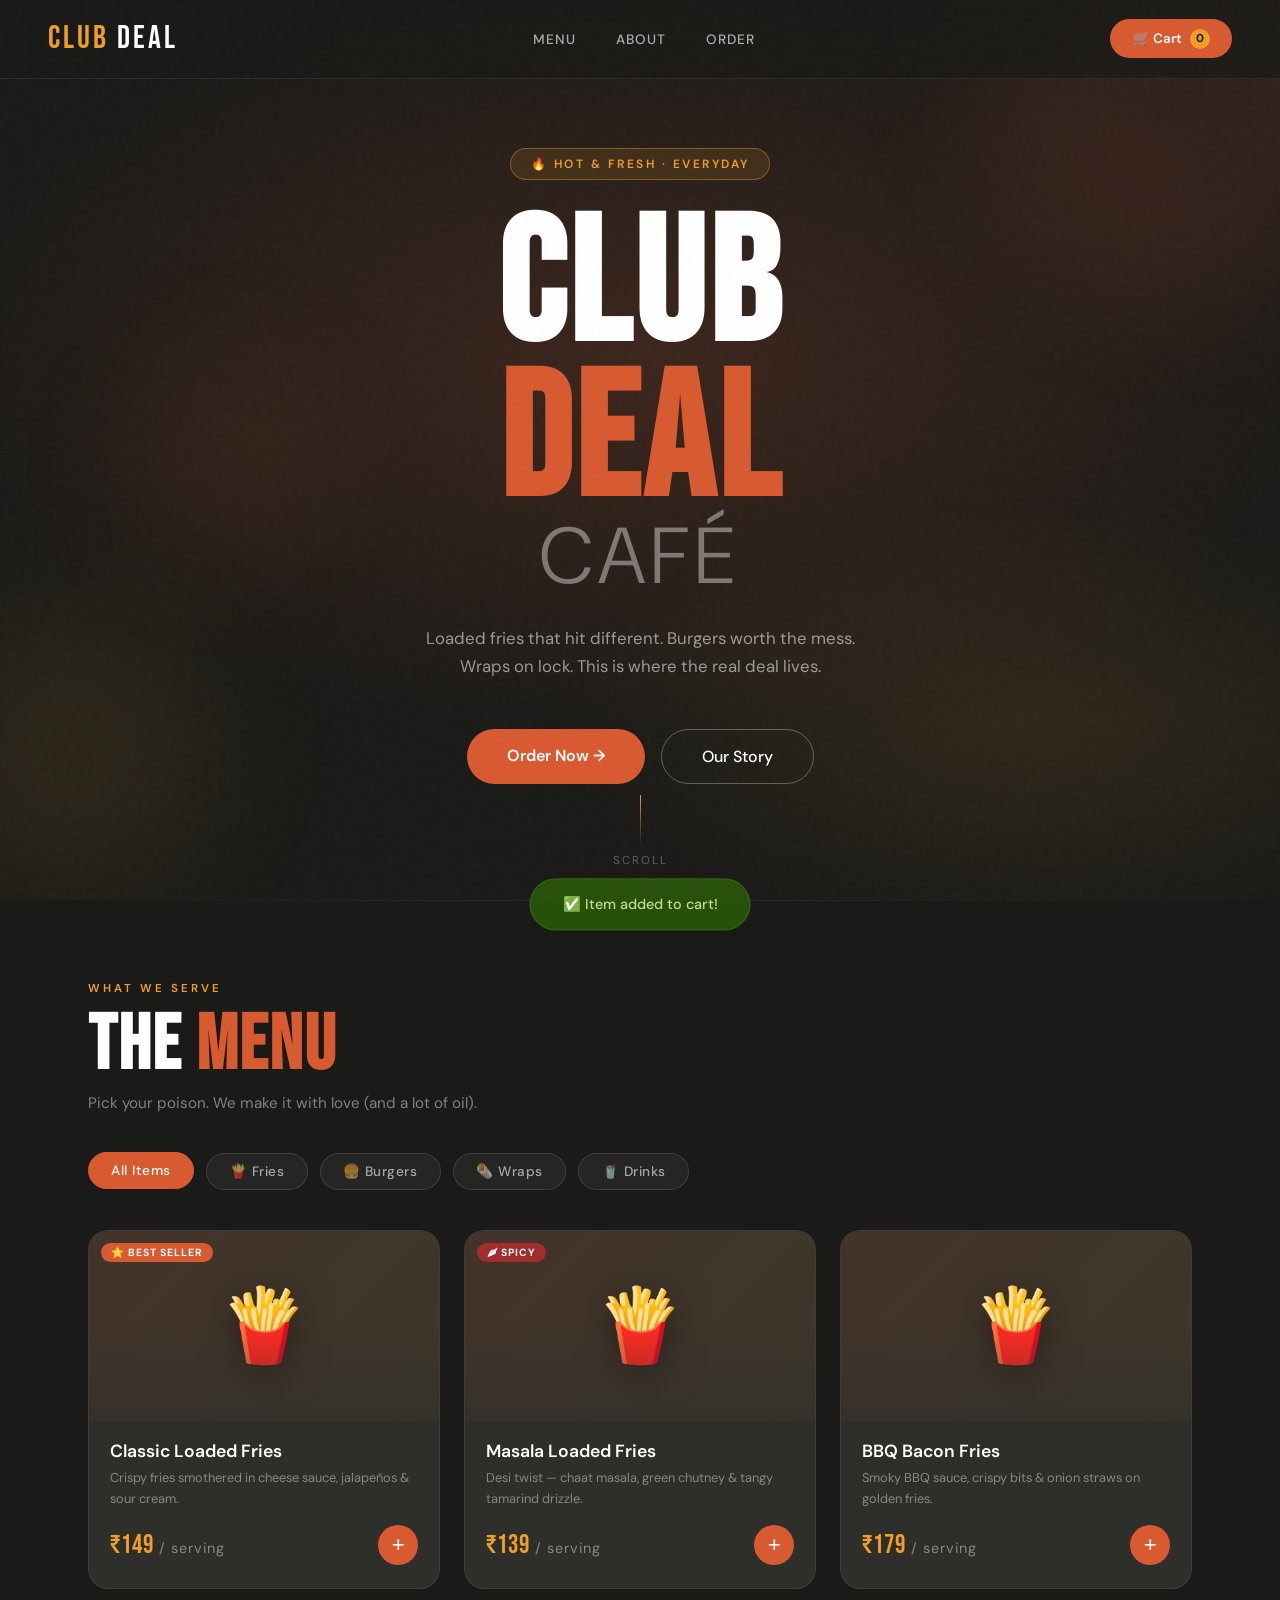
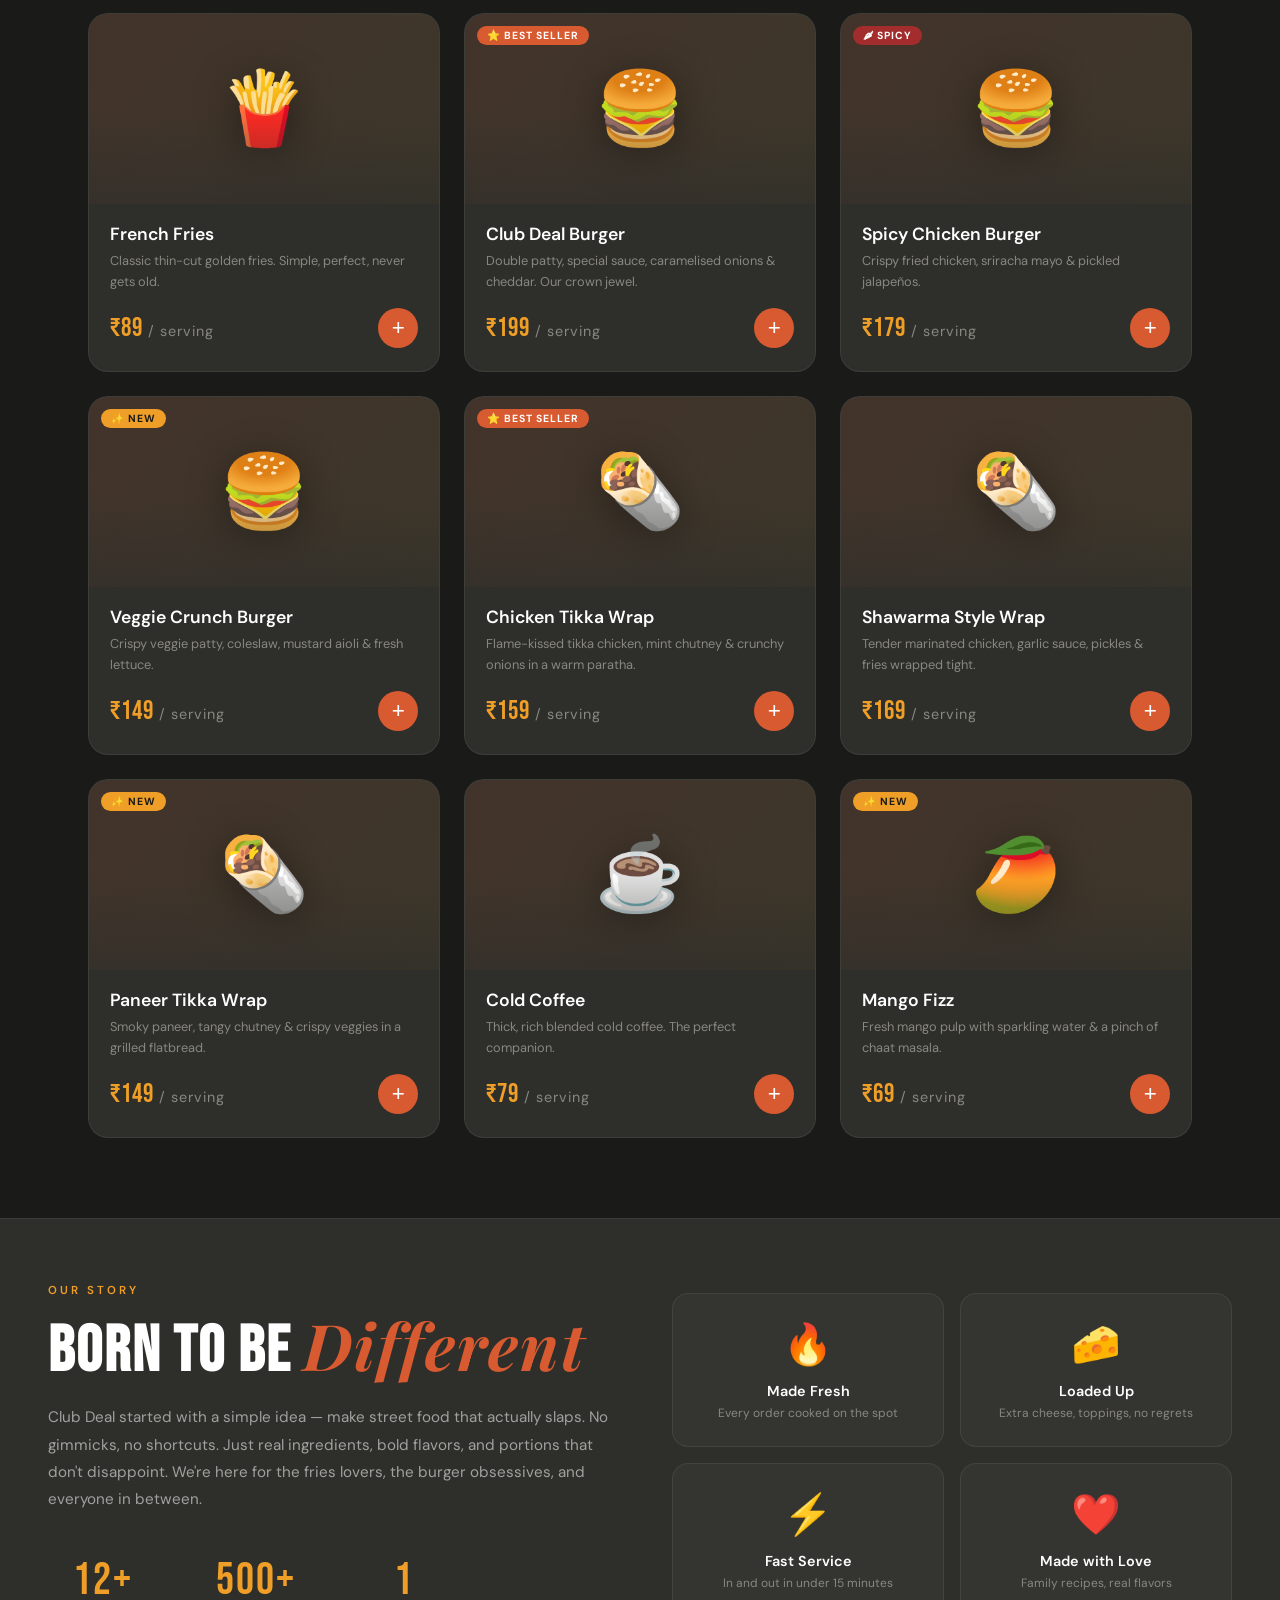
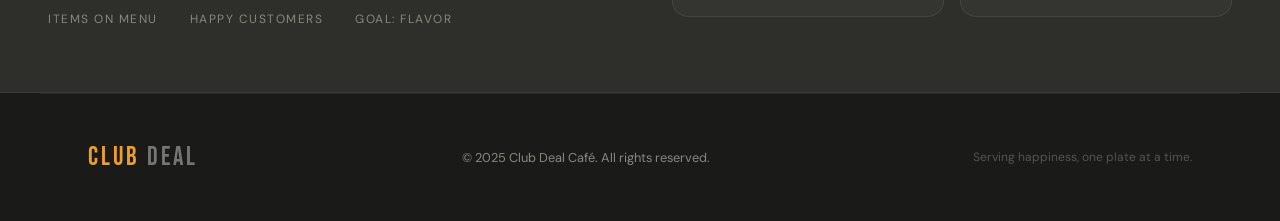
<file: web/test.html>
<!DOCTYPE html>
<html lang="en">

<head>
    <meta charset="UTF-8">
    <meta name="viewport" content="width=device-width, initial-scale=1.0">
    <title>Club Deal — Loaded & Fired Up</title>
    <link
        href="https://fonts.googleapis.com/css2?family=Bebas+Neue&family=DM+Sans:wght@300;400;500;600&family=Playfair+Display:ital,wght@1,700&display=swap"
        rel="stylesheet">
    <style>
        :root {
            --red: #D85A30;
            --red-dark: #993C1D;
            --red-light: #FAECE7;
            --amber: #EF9F27;
            --amber-dark: #854F0B;
            --cream: #FAF7F0;
            --charcoal: #1A1A18;
            --charcoal-mid: #2E2E2A;
            --text-muted: #888780;
            --border: rgba(255, 255, 255, 0.08);
        }

        * {
            margin: 0;
            padding: 0;
            box-sizing: border-box;
        }

        html {
            scroll-behavior: smooth;
        }

        body {
            font-family: 'DM Sans', sans-serif;
            background: var(--charcoal);
            color: #fff;
            overflow-x: hidden;
            cursor: default;
        }

        /* ── NOISE TEXTURE ── */
        body::before {
            content: '';
            position: fixed;
            inset: 0;
            background-image: url("data:image/svg+xml,%3Csvg viewBox='0 0 200 200' xmlns='http://www.w3.org/2000/svg'%3E%3Cfilter id='n'%3E%3CfeTurbulence type='fractalNoise' baseFrequency='0.75' numOctaves='4' stitchTiles='stitch'/%3E%3C/filter%3E%3Crect width='100%25' height='100%25' filter='url(%23n)' opacity='0.04'/%3E%3C/svg%3E");
            pointer-events: none;
            z-index: 9999;
            opacity: 0.6;
        }

        /* ── NAVBAR ── */
        nav {
            position: fixed;
            top: 0;
            left: 0;
            right: 0;
            z-index: 1000;
            padding: 1.2rem 3rem;
            display: flex;
            align-items: center;
            justify-content: space-between;
            background: rgba(26, 26, 24, 0.85);
            backdrop-filter: blur(16px);
            border-bottom: 0.5px solid var(--border);
            animation: slideDown 0.6s ease both;
        }

        @keyframes slideDown {
            from {
                transform: translateY(-100%);
                opacity: 0;
            }

            to {
                transform: translateY(0);
                opacity: 1;
            }
        }

        .nav-logo {
            font-family: 'Bebas Neue', sans-serif;
            font-size: 2rem;
            letter-spacing: 3px;
            color: var(--amber);
            text-decoration: none;
        }

        .nav-logo span {
            color: #fff;
        }

        .nav-links {
            display: flex;
            gap: 2.5rem;
            list-style: none;
        }

        .nav-links a {
            color: rgba(255, 255, 255, 0.65);
            text-decoration: none;
            font-size: 0.85rem;
            font-weight: 500;
            letter-spacing: 1px;
            text-transform: uppercase;
            transition: color 0.2s;
        }

        .nav-links a:hover {
            color: var(--amber);
        }

        .nav-cart {
            background: var(--red);
            color: #fff;
            border: none;
            padding: 0.6rem 1.4rem;
            border-radius: 50px;
            font-family: 'DM Sans', sans-serif;
            font-size: 0.85rem;
            font-weight: 600;
            cursor: pointer;
            transition: background 0.2s, transform 0.15s;
            display: flex;
            align-items: center;
            gap: 8px;
        }

        .nav-cart:hover {
            background: var(--red-dark);
            transform: scale(1.04);
        }

        .cart-count {
            background: var(--amber);
            color: var(--charcoal);
            border-radius: 50%;
            width: 20px;
            height: 20px;
            display: flex;
            align-items: center;
            justify-content: center;
            font-size: 0.72rem;
            font-weight: 700;
        }

        /* ── HERO ── */
        .hero {
            min-height: 100vh;
            display: flex;
            flex-direction: column;
            align-items: center;
            justify-content: center;
            text-align: center;
            position: relative;
            overflow: hidden;
            padding: 6rem 2rem 4rem;
        }

        .hero-bg {
            position: absolute;
            inset: 0;
            background: radial-gradient(ellipse 80% 60% at 50% 40%, rgba(216, 90, 48, 0.18) 0%, transparent 70%),
                radial-gradient(ellipse 60% 40% at 80% 80%, rgba(239, 159, 39, 0.1) 0%, transparent 60%);
        }

        .hero-tag {
            display: inline-block;
            background: rgba(239, 159, 39, 0.12);
            border: 0.5px solid rgba(239, 159, 39, 0.4);
            color: var(--amber);
            font-size: 0.75rem;
            font-weight: 600;
            letter-spacing: 2.5px;
            text-transform: uppercase;
            padding: 0.45rem 1.2rem;
            border-radius: 50px;
            margin-bottom: 2rem;
            animation: fadeUp 0.8s 0.2s ease both;
        }

        .hero-title {
            font-family: 'Bebas Neue', sans-serif;
            font-size: clamp(5rem, 15vw, 11rem);
            line-height: 0.88;
            letter-spacing: 4px;
            animation: fadeUp 0.8s 0.35s ease both;
        }

        .hero-title .accent {
            color: var(--red);
            display: block;
        }

        .hero-title .accent2 {
            color: var(--amber);
            display: block;
        }

        .hero-sub {
            font-size: 1.05rem;
            color: rgba(255, 255, 255, 0.55);
            max-width: 460px;
            line-height: 1.7;
            margin: 2rem auto 3rem;
            animation: fadeUp 0.8s 0.5s ease both;
        }

        .hero-cta {
            display: flex;
            gap: 1rem;
            flex-wrap: wrap;
            justify-content: center;
            animation: fadeUp 0.8s 0.65s ease both;
        }

        .btn-primary {
            background: var(--red);
            color: #fff;
            border: none;
            padding: 1rem 2.5rem;
            border-radius: 50px;
            font-family: 'DM Sans', sans-serif;
            font-size: 1rem;
            font-weight: 600;
            cursor: pointer;
            transition: transform 0.2s, background 0.2s;
            text-decoration: none;
        }

        .btn-primary:hover {
            background: var(--red-dark);
            transform: translateY(-2px);
        }

        .btn-outline {
            background: transparent;
            color: #fff;
            border: 0.5px solid rgba(255, 255, 255, 0.3);
            padding: 1rem 2.5rem;
            border-radius: 50px;
            font-family: 'DM Sans', sans-serif;
            font-size: 1rem;
            font-weight: 500;
            cursor: pointer;
            transition: border-color 0.2s, background 0.2s;
            text-decoration: none;
        }

        .btn-outline:hover {
            border-color: var(--amber);
            color: var(--amber);
            background: rgba(239, 159, 39, 0.06);
        }

        @keyframes fadeUp {
            from {
                opacity: 0;
                transform: translateY(32px);
            }

            to {
                opacity: 1;
                transform: translateY(0);
            }
        }

        .hero-scroll {
            position: absolute;
            bottom: 2rem;
            display: flex;
            flex-direction: column;
            align-items: center;
            gap: 8px;
            color: rgba(255, 255, 255, 0.3);
            font-size: 0.72rem;
            letter-spacing: 2px;
            text-transform: uppercase;
            animation: fadeUp 1s 1s ease both;
        }

        .scroll-line {
            width: 1px;
            height: 50px;
            background: linear-gradient(to bottom, var(--amber), transparent);
            animation: scrollAnim 2s ease-in-out infinite;
        }

        @keyframes scrollAnim {

            0%,
            100% {
                transform: scaleY(0);
                transform-origin: top;
            }

            50% {
                transform: scaleY(1);
                transform-origin: top;
            }
        }

        /* ── FLOATING ORBS ── */
        .orb {
            position: absolute;
            border-radius: 50%;
            filter: blur(60px);
            pointer-events: none;
            animation: float 8s ease-in-out infinite;
        }

        .orb1 {
            width: 400px;
            height: 400px;
            background: rgba(216, 90, 48, 0.12);
            top: -100px;
            right: -100px;
            animation-delay: 0s;
        }

        .orb2 {
            width: 300px;
            height: 300px;
            background: rgba(239, 159, 39, 0.08);
            bottom: 0;
            left: -80px;
            animation-delay: -3s;
        }

        .orb3 {
            width: 200px;
            height: 200px;
            background: rgba(216, 90, 48, 0.08);
            top: 40%;
            left: 10%;
            animation-delay: -5s;
        }

        @keyframes float {

            0%,
            100% {
                transform: translateY(0) scale(1);
            }

            50% {
                transform: translateY(-30px) scale(1.05);
            }
        }

        /* ── SECTION HEADERS ── */
        .section-wrap {
            padding: 5rem 3rem;
            max-width: 1200px;
            margin: 0 auto;
        }

        .section-tag {
            color: var(--amber);
            font-size: 0.72rem;
            font-weight: 600;
            letter-spacing: 3px;
            text-transform: uppercase;
            margin-bottom: 0.8rem;
        }

        .section-title {
            font-family: 'Bebas Neue', sans-serif;
            font-size: clamp(2.8rem, 6vw, 5rem);
            line-height: 1;
            letter-spacing: 2px;
            margin-bottom: 0.5rem;
        }

        .section-title span {
            color: var(--red);
        }

        /* ── CATEGORIES ── */
        .categories-bar {
            display: flex;
            gap: 0.75rem;
            flex-wrap: wrap;
            margin: 2.5rem 0;
        }

        .cat-btn {
            background: rgba(255, 255, 255, 0.05);
            border: 0.5px solid rgba(255, 255, 255, 0.12);
            color: rgba(255, 255, 255, 0.6);
            padding: 0.55rem 1.4rem;
            border-radius: 50px;
            font-family: 'DM Sans', sans-serif;
            font-size: 0.85rem;
            font-weight: 500;
            cursor: pointer;
            transition: all 0.2s;
            letter-spacing: 0.5px;
        }

        .cat-btn:hover,
        .cat-btn.active {
            background: var(--red);
            border-color: var(--red);
            color: #fff;
            transform: translateY(-1px);
        }

        /* ── MENU GRID ── */
        .menu-grid {
            display: grid;
            grid-template-columns: repeat(auto-fill, minmax(280px, 1fr));
            gap: 1.5rem;
        }

        .menu-card {
            background: var(--charcoal-mid);
            border: 0.5px solid rgba(255, 255, 255, 0.07);
            border-radius: 20px;
            overflow: hidden;
            cursor: pointer;
            transition: transform 0.3s, border-color 0.3s, box-shadow 0.3s;
            animation: cardReveal 0.5s ease both;
        }

        .menu-card:hover {
            transform: translateY(-6px);
            border-color: rgba(216, 90, 48, 0.4);
            box-shadow: 0 20px 60px rgba(216, 90, 48, 0.15);
        }

        @keyframes cardReveal {
            from {
                opacity: 0;
                transform: translateY(20px);
            }

            to {
                opacity: 1;
                transform: translateY(0);
            }
        }

        .card-img {
            width: 100%;
            height: 190px;
            display: flex;
            align-items: center;
            justify-content: center;
            font-size: 5rem;
            background: linear-gradient(135deg, rgba(216, 90, 48, 0.12), rgba(239, 159, 39, 0.08));
            position: relative;
            overflow: hidden;
        }

        .card-img::after {
            content: '';
            position: absolute;
            inset: 0;
            background: linear-gradient(to bottom, transparent 50%, rgba(46, 46, 42, 0.6));
        }

        .card-emoji {
            font-size: 4.5rem;
            transition: transform 0.3s;
            filter: drop-shadow(0 8px 20px rgba(0, 0, 0, 0.4));
        }

        .menu-card:hover .card-emoji {
            transform: scale(1.12) rotate(-5deg);
        }

        .badge {
            position: absolute;
            top: 12px;
            left: 12px;
            background: var(--red);
            color: #fff;
            font-size: 0.65rem;
            font-weight: 700;
            letter-spacing: 1px;
            text-transform: uppercase;
            padding: 3px 10px;
            border-radius: 50px;
            z-index: 2;
        }

        .badge.spicy {
            background: #A32D2D;
        }

        .badge.new {
            background: var(--amber);
            color: var(--charcoal);
        }

        .card-body {
            padding: 1.2rem 1.3rem 1.4rem;
        }

        .card-name {
            font-size: 1.1rem;
            font-weight: 600;
            margin-bottom: 0.35rem;
            line-height: 1.3;
        }

        .card-desc {
            font-size: 0.8rem;
            color: var(--text-muted);
            line-height: 1.6;
            margin-bottom: 1rem;
        }

        .card-footer {
            display: flex;
            align-items: center;
            justify-content: space-between;
        }

        .card-price {
            font-family: 'Bebas Neue', sans-serif;
            font-size: 1.6rem;
            color: var(--amber);
            letter-spacing: 1px;
        }

        .card-price span {
            font-size: 0.9rem;
            color: var(--text-muted);
            font-family: 'DM Sans';
            font-weight: 400;
        }

        .add-btn {
            background: var(--red);
            border: none;
            color: #fff;
            width: 40px;
            height: 40px;
            border-radius: 50%;
            font-size: 1.4rem;
            cursor: pointer;
            display: flex;
            align-items: center;
            justify-content: center;
            transition: background 0.2s, transform 0.15s;
            line-height: 1;
        }

        .add-btn:hover {
            background: var(--red-dark);
            transform: scale(1.1) rotate(90deg);
        }

        .add-btn.added {
            background: #3B6D11;
            animation: pop 0.3s ease;
        }

        @keyframes pop {
            0% {
                transform: scale(1);
            }

            50% {
                transform: scale(1.35);
            }

            100% {
                transform: scale(1);
            }
        }

        /* ── DIVIDER ── */
        .divider {
            height: 0.5px;
            background: linear-gradient(to right, transparent, rgba(255, 255, 255, 0.08), transparent);
            margin: 0 3rem;
        }

        /* ── CART PANEL ── */
        .cart-overlay {
            position: fixed;
            inset: 0;
            background: rgba(0, 0, 0, 0.6);
            z-index: 2000;
            opacity: 0;
            pointer-events: none;
            transition: opacity 0.3s;
            backdrop-filter: blur(4px);
        }

        .cart-overlay.open {
            opacity: 1;
            pointer-events: all;
        }

        .cart-panel {
            position: fixed;
            top: 0;
            right: 0;
            bottom: 0;
            width: 420px;
            background: #1E1E1C;
            border-left: 0.5px solid rgba(255, 255, 255, 0.08);
            z-index: 2001;
            display: flex;
            flex-direction: column;
            transform: translateX(100%);
            transition: transform 0.4s cubic-bezier(0.32, 0.72, 0, 1);
            overflow: hidden;
        }

        .cart-panel.open {
            transform: translateX(0);
        }

        .cart-header {
            padding: 1.5rem 1.8rem;
            border-bottom: 0.5px solid rgba(255, 255, 255, 0.07);
            display: flex;
            align-items: center;
            justify-content: space-between;
        }

        .cart-header h2 {
            font-family: 'Bebas Neue', sans-serif;
            font-size: 1.8rem;
            letter-spacing: 2px;
        }

        .close-btn {
            background: rgba(255, 255, 255, 0.07);
            border: none;
            color: #fff;
            width: 36px;
            height: 36px;
            border-radius: 50%;
            font-size: 1.1rem;
            cursor: pointer;
            transition: background 0.2s;
            display: flex;
            align-items: center;
            justify-content: center;
        }

        .close-btn:hover {
            background: rgba(255, 255, 255, 0.14);
        }

        .cart-items {
            flex: 1;
            overflow-y: auto;
            padding: 1.2rem 1.8rem;
        }

        .cart-items::-webkit-scrollbar {
            width: 4px;
        }

        .cart-items::-webkit-scrollbar-track {
            background: transparent;
        }

        .cart-items::-webkit-scrollbar-thumb {
            background: rgba(255, 255, 255, 0.15);
            border-radius: 2px;
        }

        .cart-empty {
            text-align: center;
            padding: 3rem 0;
            color: var(--text-muted);
        }

        .cart-empty .empty-icon {
            font-size: 3.5rem;
            margin-bottom: 1rem;
            display: block;
        }

        .cart-item {
            display: flex;
            align-items: center;
            gap: 1rem;
            padding: 0.9rem 0;
            border-bottom: 0.5px solid rgba(255, 255, 255, 0.06);
            animation: slideIn 0.3s ease;
        }

        @keyframes slideIn {
            from {
                opacity: 0;
                transform: translateX(20px);
            }

            to {
                opacity: 1;
                transform: translateX(0);
            }
        }

        .ci-icon {
            font-size: 2.2rem;
            min-width: 44px;
            text-align: center;
        }

        .ci-info {
            flex: 1;
        }

        .ci-name {
            font-size: 0.9rem;
            font-weight: 500;
            margin-bottom: 3px;
        }

        .ci-price {
            font-size: 0.8rem;
            color: var(--amber);
            font-weight: 600;
        }

        .ci-qty {
            display: flex;
            align-items: center;
            gap: 10px;
        }

        .qty-btn {
            background: rgba(255, 255, 255, 0.07);
            border: none;
            color: #fff;
            width: 28px;
            height: 28px;
            border-radius: 50%;
            cursor: pointer;
            font-size: 1rem;
            display: flex;
            align-items: center;
            justify-content: center;
            transition: background 0.15s;
        }

        .qty-btn:hover {
            background: var(--red);
        }

        .qty-num {
            font-size: 0.9rem;
            font-weight: 600;
            min-width: 16px;
            text-align: center;
        }

        /* ── ORDER FORM ── */
        .cart-footer {
            padding: 1.5rem 1.8rem;
            border-top: 0.5px solid rgba(255, 255, 255, 0.07);
        }

        .cart-total {
            display: flex;
            justify-content: space-between;
            align-items: baseline;
            margin-bottom: 1.2rem;
        }

        .cart-total span:first-child {
            color: rgba(255, 255, 255, 0.5);
            font-size: 0.85rem;
            text-transform: uppercase;
            letter-spacing: 1px;
        }

        .total-amt {
            font-family: 'Bebas Neue', sans-serif;
            font-size: 2rem;
            color: var(--amber);
        }

        .order-form-toggle {
            width: 100%;
            background: var(--red);
            border: none;
            color: #fff;
            padding: 1rem;
            border-radius: 12px;
            font-family: 'DM Sans', sans-serif;
            font-size: 1rem;
            font-weight: 600;
            cursor: pointer;
            transition: background 0.2s;
            letter-spacing: 0.5px;
        }

        .order-form-toggle:hover {
            background: var(--red-dark);
        }

        .order-form {
            margin-top: 1rem;
            display: none;
        }

        .order-form.visible {
            display: block;
        }

        .form-row {
            margin-bottom: 0.8rem;
        }

        .form-label {
            font-size: 0.75rem;
            color: var(--text-muted);
            letter-spacing: 1px;
            text-transform: uppercase;
            margin-bottom: 0.4rem;
            display: block;
        }

        .form-input {
            width: 100%;
            background: rgba(255, 255, 255, 0.05);
            border: 0.5px solid rgba(255, 255, 255, 0.12);
            color: #fff;
            padding: 0.7rem 1rem;
            border-radius: 10px;
            font-family: 'DM Sans', sans-serif;
            font-size: 0.9rem;
            outline: none;
            transition: border-color 0.2s;
        }

        .form-input:focus {
            border-color: var(--amber);
        }

        .form-input::placeholder {
            color: rgba(255, 255, 255, 0.25);
        }

        .place-order-btn {
            width: 100%;
            background: linear-gradient(135deg, var(--amber), #BA7517);
            border: none;
            color: var(--charcoal);
            padding: 1.1rem;
            border-radius: 12px;
            font-family: 'DM Sans', sans-serif;
            font-size: 1rem;
            font-weight: 700;
            cursor: pointer;
            margin-top: 0.8rem;
            transition: transform 0.2s, opacity 0.2s;
            letter-spacing: 0.5px;
        }

        .place-order-btn:hover {
            transform: translateY(-1px);
            opacity: 0.92;
        }

        /* ── SUCCESS TOAST ── */
        .toast {
            position: fixed;
            bottom: 2rem;
            left: 50%;
            transform: translateX(-50%) translateY(120%);
            background: #27500A;
            border: 0.5px solid #3B6D11;
            color: #C0DD97;
            padding: 1rem 2rem;
            border-radius: 50px;
            font-size: 0.9rem;
            font-weight: 500;
            z-index: 9000;
            transition: transform 0.4s cubic-bezier(0.32, 0.72, 0, 1);
            white-space: nowrap;
        }

        .toast.show {
            transform: translateX(-50%) translateY(0);
        }

        /* ── ABOUT STRIP ── */
        .about-strip {
            background: var(--charcoal-mid);
            border-top: 0.5px solid rgba(255, 255, 255, 0.06);
            border-bottom: 0.5px solid rgba(255, 255, 255, 0.06);
            padding: 4rem 3rem;
        }

        .about-inner {
            max-width: 1200px;
            margin: 0 auto;
            display: grid;
            grid-template-columns: 1fr 1fr;
            gap: 4rem;
            align-items: center;
        }

        .about-title {
            font-family: 'Bebas Neue', sans-serif;
            font-size: clamp(2.5rem, 5vw, 4rem);
            letter-spacing: 2px;
            line-height: 1.05;
            margin-bottom: 1.2rem;
        }

        .about-title span {
            color: var(--red);
            font-family: 'Playfair Display', serif;
            font-style: italic;
        }

        .about-text {
            color: rgba(255, 255, 255, 0.55);
            line-height: 1.8;
            font-size: 0.95rem;
        }

        .stats-row {
            display: flex;
            gap: 2rem;
            margin-top: 2.5rem;
        }

        .stat {
            text-align: center;
        }

        .stat-num {
            font-family: 'Bebas Neue', sans-serif;
            font-size: 2.8rem;
            color: var(--amber);
            letter-spacing: 2px;
            display: block;
        }

        .stat-label {
            font-size: 0.75rem;
            color: var(--text-muted);
            letter-spacing: 1.5px;
            text-transform: uppercase;
        }

        .about-visual {
            display: grid;
            grid-template-columns: 1fr 1fr;
            gap: 1rem;
        }

        .feat-card {
            background: rgba(255, 255, 255, 0.03);
            border: 0.5px solid rgba(255, 255, 255, 0.07);
            border-radius: 16px;
            padding: 1.5rem;
            text-align: center;
            transition: background 0.2s, transform 0.2s;
        }

        .feat-card:hover {
            background: rgba(216, 90, 48, 0.08);
            transform: translateY(-4px);
        }

        .feat-card .icon {
            font-size: 2.5rem;
            margin-bottom: 0.7rem;
            display: block;
        }

        .feat-card h4 {
            font-size: 0.9rem;
            font-weight: 600;
            margin-bottom: 0.3rem;
        }

        .feat-card p {
            font-size: 0.75rem;
            color: var(--text-muted);
            line-height: 1.5;
        }

        /* ── FOOTER ── */
        footer {
            padding: 3rem;
            border-top: 0.5px solid rgba(255, 255, 255, 0.06);
            display: flex;
            align-items: center;
            justify-content: space-between;
            max-width: 1200px;
            margin: 0 auto;
            flex-wrap: wrap;
            gap: 1rem;
        }

        .foot-logo {
            font-family: 'Bebas Neue', sans-serif;
            font-size: 1.6rem;
            letter-spacing: 3px;
            color: var(--amber);
        }

        .foot-logo span {
            color: rgba(255, 255, 255, 0.4);
        }

        footer p {
            color: var(--text-muted);
            font-size: 0.8rem;
        }

        /* ── SUCCESS MODAL ── */
        .modal-overlay {
            position: fixed;
            inset: 0;
            background: rgba(0, 0, 0, 0.75);
            z-index: 8000;
            display: flex;
            align-items: center;
            justify-content: center;
            opacity: 0;
            pointer-events: none;
            transition: opacity 0.3s;
            backdrop-filter: blur(6px);
        }

        .modal-overlay.open {
            opacity: 1;
            pointer-events: all;
        }

        .modal-box {
            background: #1E1E1C;
            border: 0.5px solid rgba(255, 255, 255, 0.1);
            border-radius: 24px;
            padding: 3rem 2.5rem;
            text-align: center;
            max-width: 380px;
            width: 90%;
            transform: scale(0.85);
            transition: transform 0.35s cubic-bezier(0.32, 0.72, 0, 1);
        }

        .modal-overlay.open .modal-box {
            transform: scale(1);
        }

        .modal-icon {
            font-size: 4rem;
            margin-bottom: 1rem;
            display: block;
        }

        .modal-title {
            font-family: 'Bebas Neue', sans-serif;
            font-size: 2.4rem;
            letter-spacing: 2px;
            margin-bottom: 0.5rem;
        }

        .modal-msg {
            color: rgba(255, 255, 255, 0.55);
            font-size: 0.9rem;
            line-height: 1.7;
        }

        .modal-name {
            color: var(--amber);
            font-weight: 600;
        }

        .modal-close {
            margin-top: 2rem;
        }

        /* RESPONSIVE */
        @media (max-width: 768px) {
            nav {
                padding: 1rem 1.5rem;
            }

            .nav-links {
                display: none;
            }

            .section-wrap {
                padding: 3.5rem 1.5rem;
            }

            .about-inner {
                grid-template-columns: 1fr;
                gap: 2rem;
            }

            .about-visual {
                display: none;
            }

            .cart-panel {
                width: 100%;
            }

            footer {
                flex-direction: column;
                align-items: flex-start;
            }

            .hero {
                padding: 5rem 1.5rem 3rem;
            }
        }
    </style>
</head>

<body>

    <!-- NAVBAR -->
    <nav>
        <a href="#" class="nav-logo">CLUB <span>DEAL</span></a>
        <ul class="nav-links">
            <li><a href="#menu">Menu</a></li>
            <li><a href="#about">About</a></li>
            <li><a href="#menu">Order</a></li>
        </ul>
        <button class="nav-cart" onclick="toggleCart()">
            🛒 Cart
            <span class="cart-count" id="cartCount">0</span>
        </button>
    </nav>

    <!-- HERO -->
    <section class="hero">
        <div class="hero-bg"></div>
        <div class="orb orb1"></div>
        <div class="orb orb2"></div>
        <div class="orb orb3"></div>
        <div style="position:relative; z-index:1;">
            <div class="hero-tag">🔥 Hot & Fresh · Everyday</div>
            <h1 class="hero-title">
                CLUB
                <span class="accent">DEAL</span>
                <span class="accent2"
                    style="font-size:0.45em; letter-spacing:6px; font-family:'DM Sans'; font-weight:300; color:rgba(255,255,255,0.4);">CAFÉ</span>
            </h1>
            <p class="hero-sub">Loaded fries that hit different. Burgers worth the mess. Wraps on lock. This is where
                the real deal lives.</p>
            <div class="hero-cta">
                <a href="#menu" class="btn-primary">Order Now →</a>
                <a href="#about" class="btn-outline">Our Story</a>
            </div>
        </div>
        <div class="hero-scroll">
            <div class="scroll-line"></div>
            scroll
        </div>
    </section>

    <div class="divider"></div>

    <!-- MENU -->
    <section id="menu">
        <div class="section-wrap">
            <p class="section-tag">What We Serve</p>
            <h2 class="section-title">THE <span>MENU</span></h2>
            <p style="color:rgba(255,255,255,0.45); font-size:0.95rem; margin-top:0.5rem;">Pick your poison. We make it
                with love (and a lot of oil).</p>

            <div class="categories-bar">
                <button class="cat-btn active" onclick="filterMenu('all', this)">All Items</button>
                <button class="cat-btn" onclick="filterMenu('fries', this)">🍟 Fries</button>
                <button class="cat-btn" onclick="filterMenu('burger', this)">🍔 Burgers</button>
                <button class="cat-btn" onclick="filterMenu('wrap', this)">🌯 Wraps</button>
                <button class="cat-btn" onclick="filterMenu('drinks', this)">🥤 Drinks</button>
            </div>

            <div class="menu-grid" id="menuGrid"></div>
        </div>
    </section>

    <div class="divider"></div>

    <!-- ABOUT -->
    <div class="about-strip" id="about">
        <div class="about-inner">
            <div>
                <p class="section-tag">Our Story</p>
                <h2 class="about-title">BORN TO BE <span>Different</span></h2>
                <p class="about-text">Club Deal started with a simple idea — make street food that actually slaps. No
                    gimmicks, no shortcuts. Just real ingredients, bold flavors, and portions that don't disappoint.
                    We're here for the fries lovers, the burger obsessives, and everyone in between.</p>
                <div class="stats-row">
                    <div class="stat"><span class="stat-num">12+</span><span class="stat-label">Items on menu</span>
                    </div>
                    <div class="stat"><span class="stat-num">500+</span><span class="stat-label">Happy customers</span>
                    </div>
                    <div class="stat"><span class="stat-num">1</span><span class="stat-label">Goal: Flavor</span></div>
                </div>
            </div>
            <div class="about-visual">
                <div class="feat-card"><span class="icon">🔥</span>
                    <h4>Made Fresh</h4>
                    <p>Every order cooked on the spot</p>
                </div>
                <div class="feat-card"><span class="icon">🧀</span>
                    <h4>Loaded Up</h4>
                    <p>Extra cheese, toppings, no regrets</p>
                </div>
                <div class="feat-card"><span class="icon">⚡</span>
                    <h4>Fast Service</h4>
                    <p>In and out in under 15 minutes</p>
                </div>
                <div class="feat-card"><span class="icon">❤️</span>
                    <h4>Made with Love</h4>
                    <p>Family recipes, real flavors</p>
                </div>
            </div>
        </div>
    </div>

    <!-- FOOTER -->
    <footer>
        <div class="foot-logo">CLUB <span>DEAL</span></div>
        <p>© 2025 Club Deal Café. All rights reserved.</p>
        <p style="color:rgba(255,255,255,0.25); font-size:0.75rem;">Serving happiness, one plate at a time.</p>
    </footer>

    <!-- CART OVERLAY + PANEL -->
    <div class="cart-overlay" id="cartOverlay" onclick="toggleCart()"></div>
    <div class="cart-panel" id="cartPanel">
        <div class="cart-header">
            <h2>YOUR ORDER</h2>
            <button class="close-btn" onclick="toggleCart()">✕</button>
        </div>
        <div class="cart-items" id="cartItems">
            <div class="cart-empty">
                <span class="empty-icon">🛒</span>
                <p>Your cart is empty</p>
                <p style="font-size:0.8rem; margin-top:0.4rem; color:rgba(255,255,255,0.3);">Add items from the menu!
                </p>
            </div>
        </div>
        <div class="cart-footer">
            <div class="cart-total">
                <span>Total</span>
                <span class="total-amt" id="totalAmt">₹0</span>
            </div>
            <button class="order-form-toggle" id="checkoutBtn" onclick="toggleOrderForm()" disabled
                style="opacity:0.4; cursor:not-allowed;">
                Proceed to Checkout →
            </button>
            <div class="order-form" id="orderForm">
                <div class="form-row">
                    <label class="form-label">Your Name *</label>
                    <input class="form-input" id="custName" type="text" placeholder="e.g. Arjun Sharma" required>
                </div>
                <div class="form-row">
                    <label class="form-label">Phone Number</label>
                    <input class="form-input" id="custPhone" type="tel" placeholder="+91 XXXXX XXXXX">
                </div>
                <div class="form-row">
                    <label class="form-label">Special Instructions</label>
                    <input class="form-input" id="custNote" type="text" placeholder="Extra spicy, no onions…">
                </div>
                <button class="place-order-btn" onclick="placeOrder()">🔥 Place My Order</button>
            </div>
        </div>
    </div>

    <!-- SUCCESS MODAL -->
    <div class="modal-overlay" id="successModal">
        <div class="modal-box">
            <span class="modal-icon">🎉</span>
            <h2 class="modal-title">ORDER PLACED!</h2>
            <p class="modal-msg">Hey <span class="modal-name" id="modalName">—</span>, your order is confirmed! We're
                cooking it up fresh for you. Get ready to dig in! 🔥</p>
            <div class="modal-close">
                <button class="btn-primary" onclick="closeModal()"
                    style="width:100%; display:block; text-align:center;">Awesome, Thanks!</button>
            </div>
        </div>
    </div>

    <!-- TOAST -->
    <div class="toast" id="toast">✅ Item added to cart!</div>

    <script>
        const MENU = [
            { id: 1, name: "Classic Loaded Fries", cat: "fries", price: 149, emoji: "🍟", desc: "Crispy fries smothered in cheese sauce, jalapeños & sour cream.", badge: "bestseller" },
            { id: 2, name: "Masala Loaded Fries", cat: "fries", price: 139, emoji: "🍟", desc: "Desi twist — chaat masala, green chutney & tangy tamarind drizzle.", badge: "spicy" },
            { id: 3, name: "BBQ Bacon Fries", cat: "fries", price: 179, emoji: "🍟", desc: "Smoky BBQ sauce, crispy bits & onion straws on golden fries.", badge: null },
            { id: 4, name: "French Fries", cat: "fries", price: 89, emoji: "🍟", desc: "Classic thin-cut golden fries. Simple, perfect, never gets old.", badge: null },
            { id: 5, name: "Club Deal Burger", cat: "burger", price: 199, emoji: "🍔", desc: "Double patty, special sauce, caramelised onions & cheddar. Our crown jewel.", badge: "bestseller" },
            { id: 6, name: "Spicy Chicken Burger", cat: "burger", price: 179, emoji: "🍔", desc: "Crispy fried chicken, sriracha mayo & pickled jalapeños.", badge: "spicy" },
            { id: 7, name: "Veggie Crunch Burger", cat: "burger", price: 149, emoji: "🍔", desc: "Crispy veggie patty, coleslaw, mustard aioli & fresh lettuce.", badge: "new" },
            { id: 8, name: "Chicken Tikka Wrap", cat: "wrap", price: 159, emoji: "🌯", desc: "Flame-kissed tikka chicken, mint chutney & crunchy onions in a warm paratha.", badge: "bestseller" },
            { id: 9, name: "Shawarma Style Wrap", cat: "wrap", price: 169, emoji: "🌯", desc: "Tender marinated chicken, garlic sauce, pickles & fries wrapped tight.", badge: null },
            { id: 10, name: "Paneer Tikka Wrap", cat: "wrap", price: 149, emoji: "🌯", desc: "Smoky paneer, tangy chutney & crispy veggies in a grilled flatbread.", badge: "new" },
            { id: 11, name: "Cold Coffee", cat: "drinks", price: 79, emoji: "☕", desc: "Thick, rich blended cold coffee. The perfect companion.", badge: null },
            { id: 12, name: "Mango Fizz", cat: "drinks", price: 69, emoji: "🥭", desc: "Fresh mango pulp with sparkling water & a pinch of chaat masala.", badge: "new" },
        ];

        let cart = {};
        let currentFilter = 'all';

        function renderMenu(filter = 'all') {
            const grid = document.getElementById('menuGrid');
            const items = filter === 'all' ? MENU : MENU.filter(i => i.cat === filter);
            grid.innerHTML = '';
            items.forEach((item, idx) => {
                const inCart = cart[item.id] > 0;
                const badgeHtml = item.badge
                    ? `<span class="badge ${item.badge === 'spicy' ? 'spicy' : item.badge === 'new' ? 'new' : ''}">${item.badge === 'bestseller' ? '⭐ Best Seller' : item.badge === 'spicy' ? '🌶 Spicy' : '✨ New'}</span>`
                    : '';
                const card = document.createElement('div');
                card.className = 'menu-card';
                card.style.animationDelay = `${idx * 0.06}s`;
                card.innerHTML = `
      <div class="card-img">
        ${badgeHtml}
        <span class="card-emoji">${item.emoji}</span>
      </div>
      <div class="card-body">
        <h3 class="card-name">${item.name}</h3>
        <p class="card-desc">${item.desc}</p>
        <div class="card-footer">
          <div class="card-price">₹${item.price} <span>/ serving</span></div>
          <button class="add-btn ${inCart ? 'added' : ''}" id="btn-${item.id}" onclick="addToCart(${item.id})" title="Add to cart">
            ${inCart ? '✓' : '+'}
          </button>
        </div>
      </div>`;
                grid.appendChild(card);
            });
        }

        function filterMenu(cat, el) {
            currentFilter = cat;
            document.querySelectorAll('.cat-btn').forEach(b => b.classList.remove('active'));
            el.classList.add('active');
            renderMenu(cat);
        }

        function addToCart(id) {
            cart[id] = (cart[id] || 0) + 1;
            updateCartUI();
            showToast('Item added to cart! 🔥');
            const btn = document.getElementById(`btn-${id}`);
            if (btn) { btn.classList.add('added'); btn.textContent = '✓'; }
        }

        function updateCartUI() {
            const total = Object.entries(cart).reduce((sum, [id, qty]) => sum + MENU.find(i => i.id == id).price * qty, 0);
            const count = Object.values(cart).reduce((a, b) => a + b, 0);
            document.getElementById('cartCount').textContent = count;
            document.getElementById('totalAmt').textContent = `₹${total}`;

            const checkoutBtn = document.getElementById('checkoutBtn');
            if (count > 0) {
                checkoutBtn.disabled = false;
                checkoutBtn.style.opacity = '1';
                checkoutBtn.style.cursor = 'pointer';
            } else {
                checkoutBtn.disabled = true;
                checkoutBtn.style.opacity = '0.4';
                checkoutBtn.style.cursor = 'not-allowed';
            }

            const container = document.getElementById('cartItems');
            if (count === 0) {
                container.innerHTML = `<div class="cart-empty"><span class="empty-icon">🛒</span><p>Your cart is empty</p><p style="font-size:0.8rem; margin-top:0.4rem; color:rgba(255,255,255,0.3);">Add items from the menu!</p></div>`;
                return;
            }

            container.innerHTML = '';
            Object.entries(cart).forEach(([id, qty]) => {
                if (qty < 1) return;
                const item = MENU.find(i => i.id == id);
                const row = document.createElement('div');
                row.className = 'cart-item';
                row.innerHTML = `
      <span class="ci-icon">${item.emoji}</span>
      <div class="ci-info">
        <p class="ci-name">${item.name}</p>
        <p class="ci-price">₹${item.price} × ${qty} = ₹${item.price * qty}</p>
      </div>
      <div class="ci-qty">
        <button class="qty-btn" onclick="changeQty(${id}, -1)">−</button>
        <span class="qty-num">${qty}</span>
        <button class="qty-btn" onclick="changeQty(${id}, 1)">+</button>
      </div>`;
                container.appendChild(row);
            });
        }

        function changeQty(id, delta) {
            cart[id] = Math.max(0, (cart[id] || 0) + delta);
            if (cart[id] === 0) delete cart[id];
            updateCartUI();
            const btn = document.getElementById(`btn-${id}`);
            if (btn) {
                const inCart = (cart[id] || 0) > 0;
                btn.classList.toggle('added', inCart);
                btn.textContent = inCart ? '✓' : '+';
            }
        }

        function toggleCart() {
            document.getElementById('cartPanel').classList.toggle('open');
            document.getElementById('cartOverlay').classList.toggle('open');
        }

        let formVisible = false;
        function toggleOrderForm() {
            if (Object.keys(cart).length === 0) return;
            formVisible = !formVisible;
            const f = document.getElementById('orderForm');
            f.classList.toggle('visible', formVisible);
            document.getElementById('checkoutBtn').textContent = formVisible ? '← Back' : 'Proceed to Checkout →';
        }

        function placeOrder() {
            const name = document.getElementById('custName').value.trim();
            if (!name) {
                document.getElementById('custName').focus();
                document.getElementById('custName').style.borderColor = '#D85A30';
                setTimeout(() => document.getElementById('custName').style.borderColor = '', 1500);
                return;
            }
            document.getElementById('modalName').textContent = name;
            document.getElementById('successModal').classList.add('open');
            cart = {};
            updateCartUI();
            document.getElementById('cartPanel').classList.remove('open');
            document.getElementById('cartOverlay').classList.remove('open');
            document.getElementById('orderForm').classList.remove('visible');
            formVisible = false;
            document.getElementById('checkoutBtn').textContent = 'Proceed to Checkout →';
            document.getElementById('custName').value = '';
            document.getElementById('custPhone').value = '';
            document.getElementById('custNote').value = '';
            renderMenu(currentFilter);
        }

        function closeModal() {
            document.getElementById('successModal').classList.remove('open');
        }

        let toastTimer;
        function showToast(msg) {
            const t = document.getElementById('toast');
            t.textContent = msg;
            t.classList.add('show');
            clearTimeout(toastTimer);
            toastTimer = setTimeout(() => t.classList.remove('show'), 2500);
        }

        // Init
        renderMenu('all');

        // Scroll reveal
        const observer = new IntersectionObserver(entries => {
            entries.forEach(e => { if (e.isIntersecting) e.target.style.opacity = '1'; });
        }, { threshold: 0.1 });
    </script>
</body>

</html>
</file>
